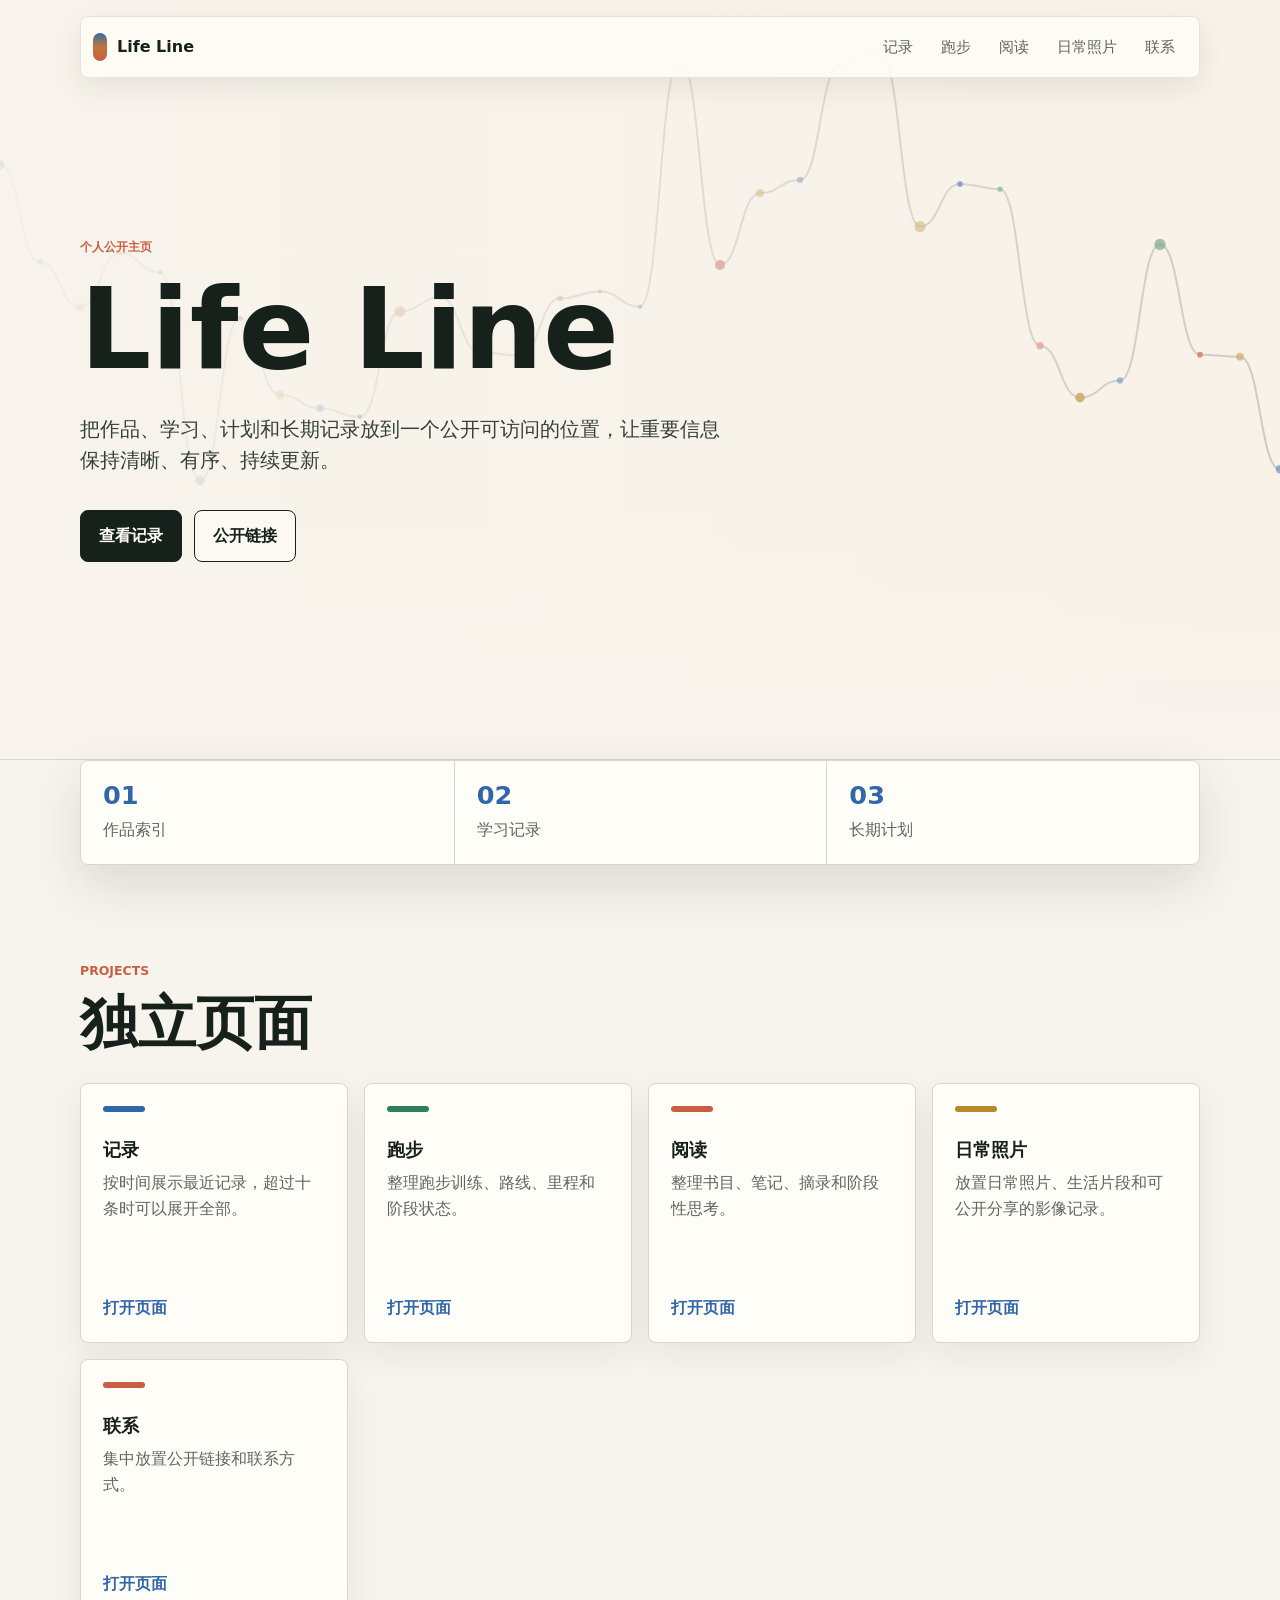
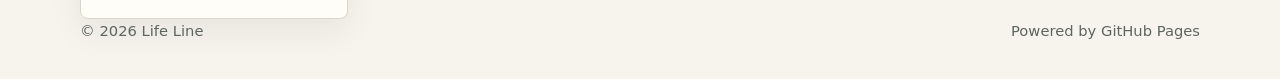
<file: index.html>
<!doctype html>
<html lang="zh-CN">
  <head>
    <meta charset="utf-8" />
    <meta name="viewport" content="width=device-width, initial-scale=1" />
    <meta
      name="description"
      content="Life Line 是一个可托管在 GitHub Pages 上的个人公开主页。"
    />
    <meta name="theme-color" content="#f7f4ed" />
    <meta property="og:title" content="Life Line" />
    <meta
      property="og:description"
      content="作品、记录和长期计划的个人公开主页。"
    />
    <meta property="og:type" content="website" />
    <title>Life Line | 个人公开主页</title>
    <link rel="icon" href="./favicon.svg" type="image/svg+xml" />
    <link rel="stylesheet" href="./styles.css" />
  </head>
  <body>
    <a class="skip-link" href="#main">跳到正文</a>

    <header class="site-header" aria-label="站点导航">
      <a class="brand" href="./" aria-label="Life Line 首页">
        <span class="brand-mark" aria-hidden="true"></span>
        <span>Life Line</span>
      </a>
      <nav class="nav-links" aria-label="主要导航">
        <a href="./records.html">记录</a>
        <a href="./running.html">跑步</a>
        <a href="./reading.html">阅读</a>
        <a href="./photos.html">日常照片</a>
        <a href="./contact.html">联系</a>
      </nav>
    </header>

    <main id="main">
      <section id="top" class="hero" aria-labelledby="hero-title">
        <canvas id="lifeCanvas" class="life-canvas" aria-hidden="true"></canvas>
        <div class="hero-inner">
          <p class="eyebrow">个人公开主页</p>
          <h1 id="hero-title">Life Line</h1>
          <p class="hero-copy">
            把作品、学习、计划和长期记录放到一个公开可访问的位置，让重要信息保持清晰、有序、持续更新。
          </p>
          <div class="hero-actions" aria-label="页面入口">
            <a class="button primary" href="./records.html">查看记录</a>
            <a class="button secondary" href="./contact.html">公开链接</a>
          </div>
        </div>
      </section>

      <section class="overview" aria-label="当前坐标">
        <div class="overview-item">
          <span class="overview-value">01</span>
          <span class="overview-label">作品索引</span>
        </div>
        <div class="overview-item">
          <span class="overview-value">02</span>
          <span class="overview-label">学习记录</span>
        </div>
        <div class="overview-item">
          <span class="overview-value">03</span>
          <span class="overview-label">长期计划</span>
        </div>
      </section>

      <section id="projects" class="content-section">
        <div class="section-heading wide">
          <p class="eyebrow">Projects</p>
          <h2>独立页面</h2>
        </div>
        <div class="project-grid">
          <article class="project-card">
            <div class="project-accent blue" aria-hidden="true"></div>
            <h3>记录</h3>
            <p>按时间展示最近记录，超过十条时可以展开全部。</p>
            <a href="./records.html">打开页面</a>
          </article>
          <article class="project-card">
            <div class="project-accent green" aria-hidden="true"></div>
            <h3>跑步</h3>
            <p>整理跑步训练、路线、里程和阶段状态。</p>
            <a href="./running.html">打开页面</a>
          </article>
          <article class="project-card">
            <div class="project-accent coral" aria-hidden="true"></div>
            <h3>阅读</h3>
            <p>整理书目、笔记、摘录和阶段性思考。</p>
            <a href="./reading.html">打开页面</a>
          </article>
          <article class="project-card">
            <div class="project-accent gold" aria-hidden="true"></div>
            <h3>日常照片</h3>
            <p>放置日常照片、生活片段和可公开分享的影像记录。</p>
            <a href="./photos.html">打开页面</a>
          </article>
          <article class="project-card">
            <div class="project-accent coral" aria-hidden="true"></div>
            <h3>联系</h3>
            <p>集中放置公开链接和联系方式。</p>
            <a href="./contact.html">打开页面</a>
          </article>
        </div>
      </section>
    </main>

    <footer class="site-footer">
      <span>© <span id="year"></span> Life Line</span>
      <span>Powered by GitHub Pages</span>
    </footer>

    <script src="./script.js" defer></script>
  </body>
</html>
</file>
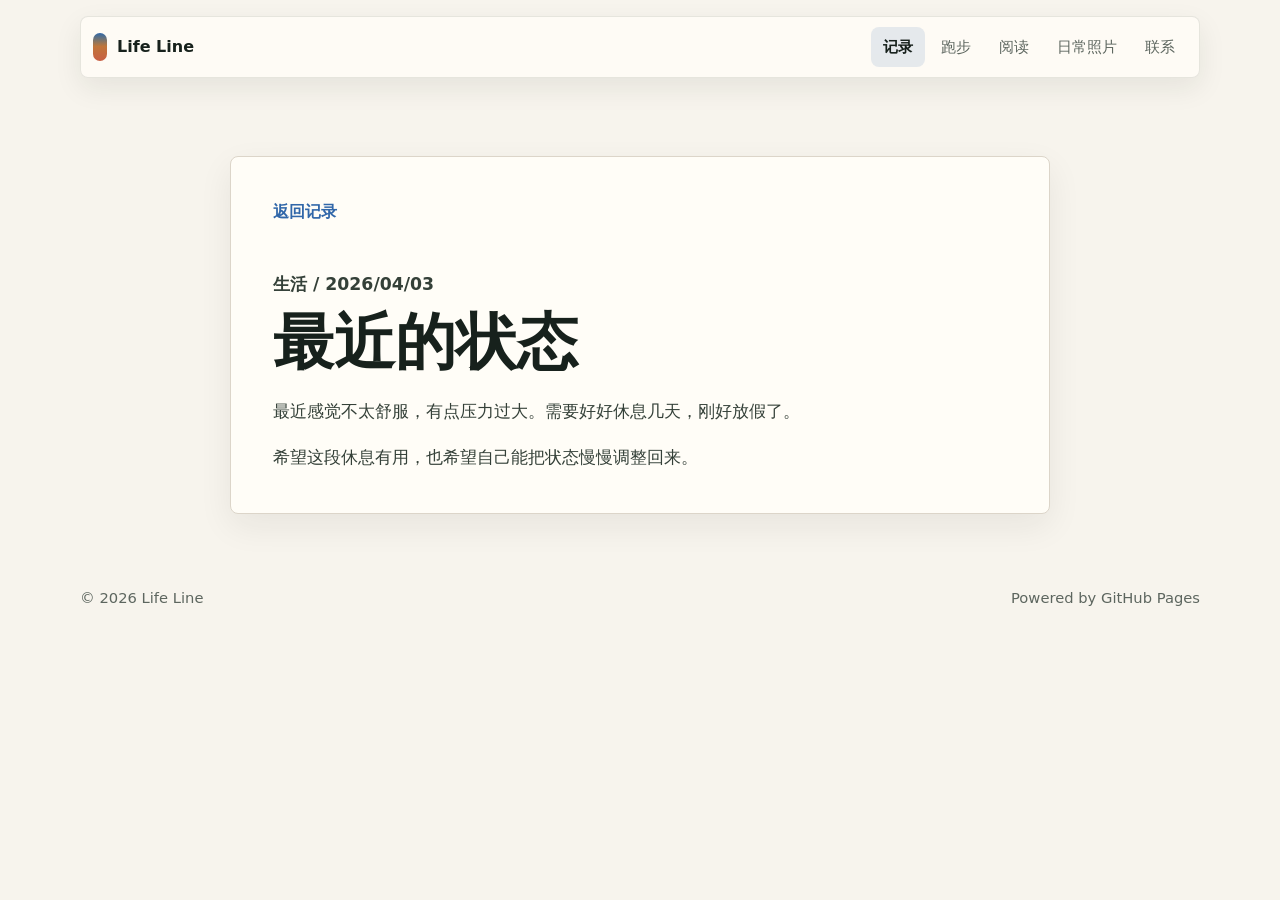
<file: records/2026/04/03/index.html>
<!doctype html>
<html lang="zh-CN">
  <head>
    <meta charset="utf-8" />
    <meta name="viewport" content="width=device-width, initial-scale=1" />
    <meta name="description" content="压力有些大，先休息几天，恢复节奏。" />
    <meta name="theme-color" content="#f7f4ed" />
    <title>最近的状态 | Life Line</title>
    <link rel="icon" href="../../../../favicon.svg" type="image/svg+xml" />
    <link rel="stylesheet" href="../../../../styles.css" />
  </head>
  <body class="article-page">
    <a class="skip-link" href="#main">跳到正文</a>

    <header class="site-header" aria-label="站点导航">
      <a class="brand" href="../../../../" aria-label="Life Line 首页">
        <span class="brand-mark" aria-hidden="true"></span>
        <span>Life Line</span>
      </a>
      <nav class="nav-links" aria-label="主要导航">
        <a href="../../../../records.html" aria-current="page">记录</a>
        <a href="../../../../running.html">跑步</a>
        <a href="../../../../reading.html">阅读</a>
        <a href="../../../../photos.html">日常照片</a>
        <a href="../../../../contact.html">联系</a>
      </nav>
    </header>

    <main id="main" class="article-shell">
      <article class="article-content">
        <a class="back-link" href="../../../../records.html">返回记录</a>
        <p class="eyebrow">生活 / 2026/04/03</p>
        <h1>最近的状态</h1>
        <div class="markdown-body" id="recordBody">
<p>最近感觉不太舒服，有点压力过大。需要好好休息几天，刚好放假了。</p>
<p>希望这段休息有用，也希望自己能把状态慢慢调整回来。</p>
        </div>
      </article>
    </main>

    <footer class="site-footer">
      <span>© <span id="year"></span> Life Line</span>
      <span>Powered by GitHub Pages</span>
    </footer>

    <script src="../../../../script.js" defer></script>
  </body>
</html>
</file>
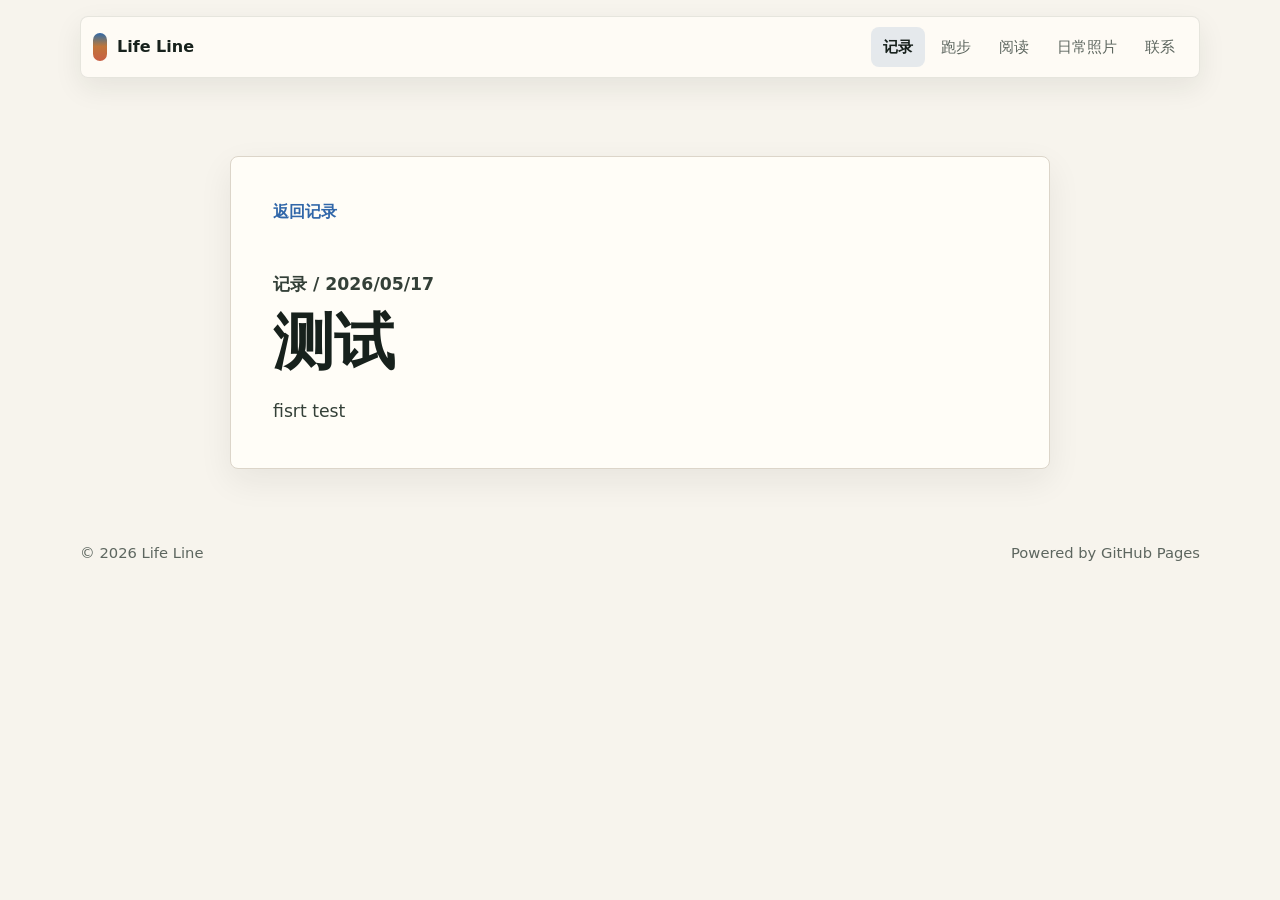
<file: records/2026/05/17/index.html>
<!doctype html>
<html lang="zh-CN">
  <head>
    <meta charset="utf-8" />
    <meta name="viewport" content="width=device-width, initial-scale=1" />
    <meta name="description" content="fisrt test" />
    <meta name="theme-color" content="#f7f4ed" />
    <title>测试 | Life Line</title>
    <link rel="icon" href="../../../../favicon.svg" type="image/svg+xml" />
    <link rel="stylesheet" href="../../../../styles.css" />
  </head>
  <body class="article-page">
    <a class="skip-link" href="#main">跳到正文</a>

    <header class="site-header" aria-label="站点导航">
      <a class="brand" href="../../../../" aria-label="Life Line 首页">
        <span class="brand-mark" aria-hidden="true"></span>
        <span>Life Line</span>
      </a>
      <nav class="nav-links" aria-label="主要导航">
        <a href="../../../../records.html" aria-current="page">记录</a>
        <a href="../../../../running.html">跑步</a>
        <a href="../../../../reading.html">阅读</a>
        <a href="../../../../photos.html">日常照片</a>
        <a href="../../../../contact.html">联系</a>
      </nav>
    </header>

    <main id="main" class="article-shell">
      <article class="article-content">
        <a class="back-link" href="../../../../records.html">返回记录</a>
        <p class="eyebrow">记录 / 2026/05/17</p>
        <h1>测试</h1>
        <div class="markdown-body" id="recordBody">
<p>fisrt test</p>
        </div>
      </article>
    </main>

    <footer class="site-footer">
      <span>© <span id="year"></span> Life Line</span>
      <span>Powered by GitHub Pages</span>
    </footer>

    <script src="../../../../script.js" defer></script>
  </body>
</html>
</file>
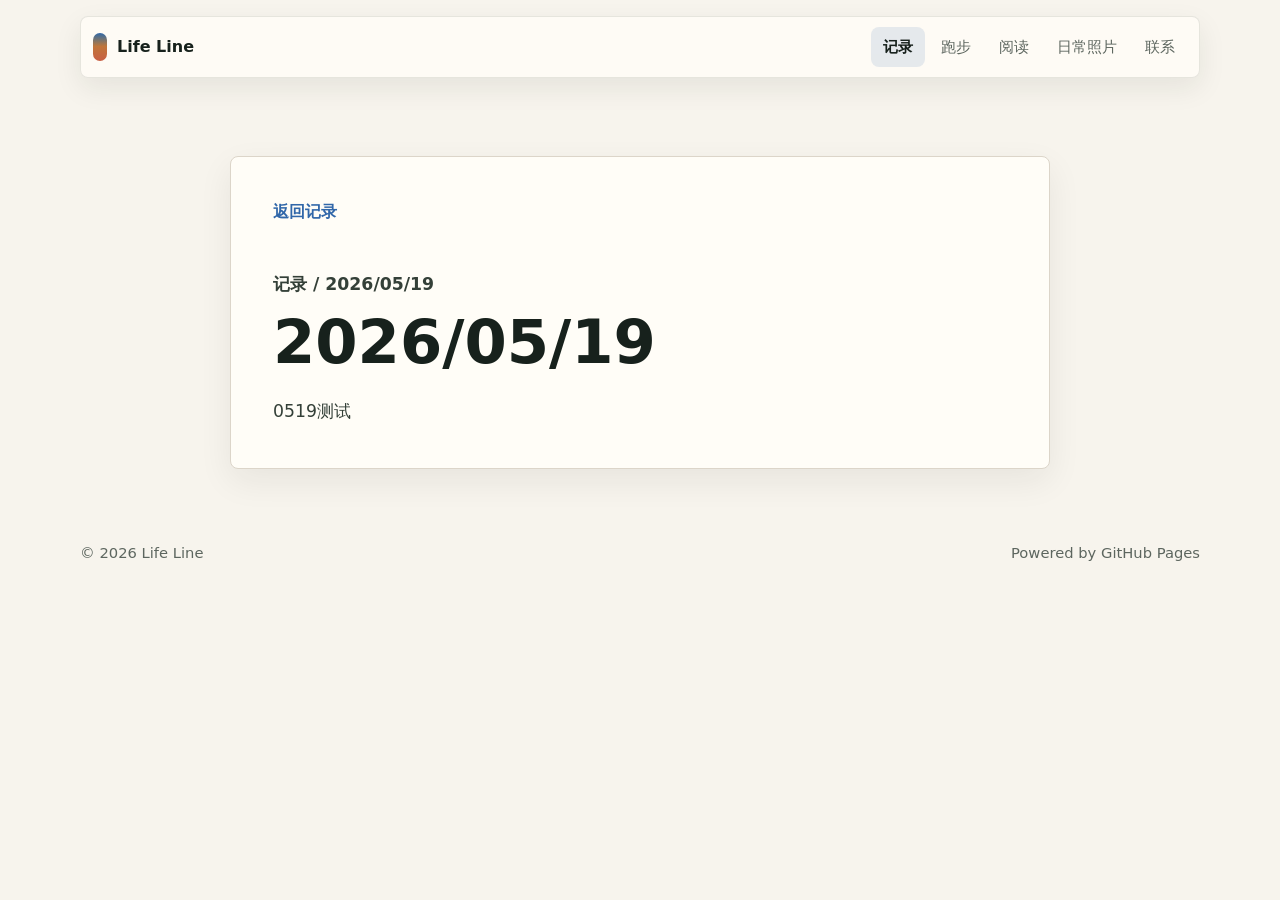
<file: records/2026/05/19/index.html>
<!doctype html>
<html lang="zh-CN">
  <head>
    <meta charset="utf-8" />
    <meta name="viewport" content="width=device-width, initial-scale=1" />
    <meta name="description" content="0519测试" />
    <meta name="theme-color" content="#f7f4ed" />
    <title>2026/05/19 | Life Line</title>
    <link rel="icon" href="../../../../favicon.svg" type="image/svg+xml" />
    <link rel="stylesheet" href="../../../../styles.css" />
  </head>
  <body class="article-page">
    <a class="skip-link" href="#main">跳到正文</a>

    <header class="site-header" aria-label="站点导航">
      <a class="brand" href="../../../../" aria-label="Life Line 首页">
        <span class="brand-mark" aria-hidden="true"></span>
        <span>Life Line</span>
      </a>
      <nav class="nav-links" aria-label="主要导航">
        <a href="../../../../records.html" aria-current="page">记录</a>
        <a href="../../../../running.html">跑步</a>
        <a href="../../../../reading.html">阅读</a>
        <a href="../../../../photos.html">日常照片</a>
        <a href="../../../../contact.html">联系</a>
      </nav>
    </header>

    <main id="main" class="article-shell">
      <article class="article-content">
        <a class="back-link" href="../../../../records.html">返回记录</a>
        <p class="eyebrow">记录 / 2026/05/19</p>
        <h1>2026/05/19</h1>
        <div class="markdown-body" id="recordBody">
<p>0519测试</p>
        </div>
      </article>
    </main>

    <footer class="site-footer">
      <span>© <span id="year"></span> Life Line</span>
      <span>Powered by GitHub Pages</span>
    </footer>

    <script src="../../../../script.js" defer></script>
  </body>
</html>
</file>
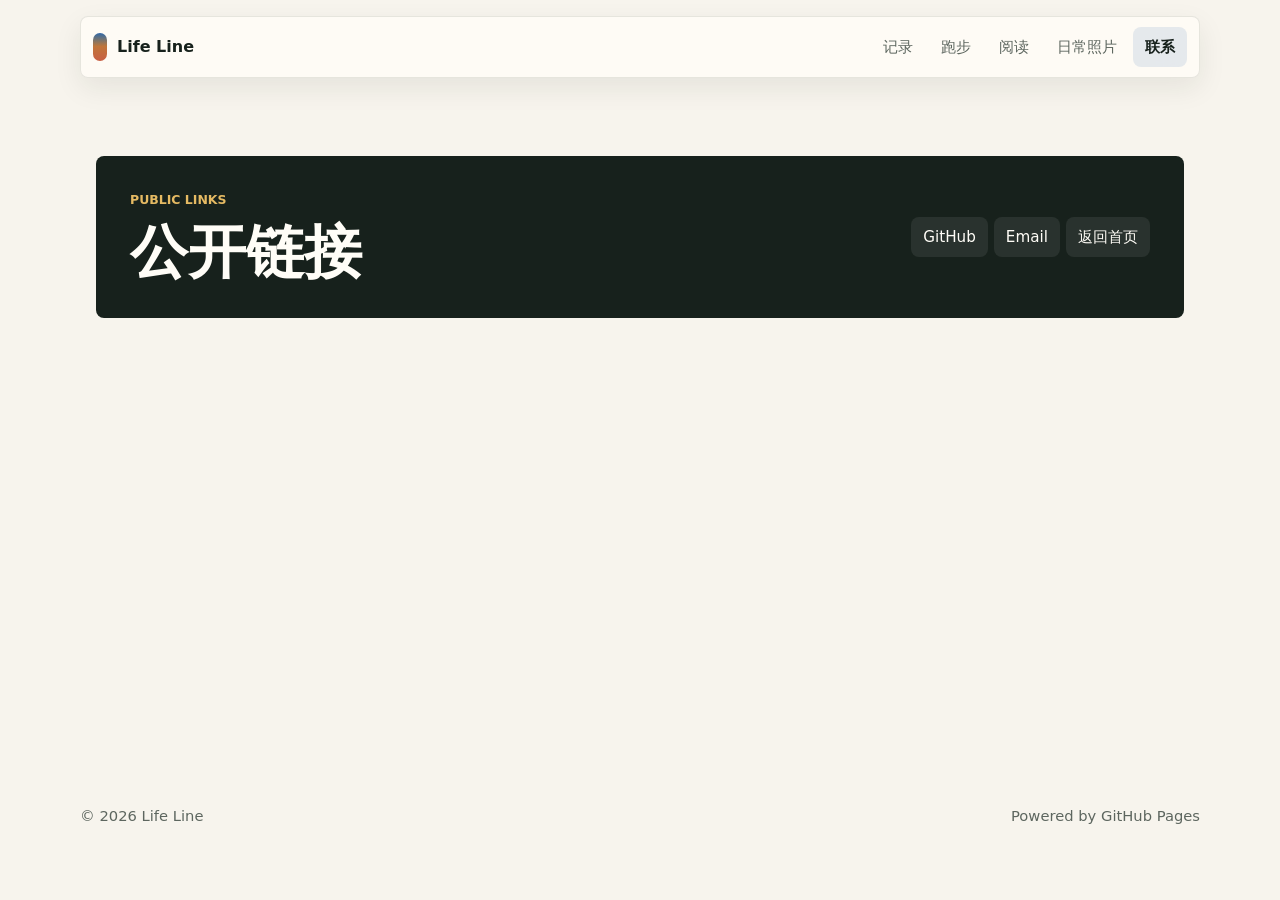
<file: contact.html>
<!doctype html>
<html lang="zh-CN">
  <head>
    <meta charset="utf-8" />
    <meta name="viewport" content="width=device-width, initial-scale=1" />
    <meta name="description" content="Life Line 的公开联系方式页面。" />
    <meta name="theme-color" content="#f7f4ed" />
    <title>联系 | Life Line</title>
    <link rel="icon" href="./favicon.svg" type="image/svg+xml" />
    <link rel="stylesheet" href="./styles.css" />
  </head>
  <body>
    <a class="skip-link" href="#main">跳到正文</a>

    <header class="site-header" aria-label="站点导航">
      <a class="brand" href="./" aria-label="Life Line 首页">
        <span class="brand-mark" aria-hidden="true"></span>
        <span>Life Line</span>
      </a>
      <nav class="nav-links" aria-label="主要导航">
        <a href="./records.html">记录</a>
        <a href="./running.html">跑步</a>
        <a href="./reading.html">阅读</a>
        <a href="./photos.html">日常照片</a>
        <a href="./contact.html" aria-current="page">联系</a>
      </nav>
    </header>

    <main id="main" class="page-shell">
      <section class="contact-section page-contact" aria-labelledby="contact-title">
        <div>
          <p class="eyebrow">Public Links</p>
          <h1 id="contact-title">公开链接</h1>
        </div>
        <div class="contact-links">
          <a href="https://github.com/" rel="noreferrer">GitHub</a>
          <a href="mailto:you@example.com">Email</a>
          <a href="./">返回首页</a>
        </div>
      </section>
    </main>

    <footer class="site-footer">
      <span>© <span id="year"></span> Life Line</span>
      <span>Powered by GitHub Pages</span>
    </footer>

    <script src="./script.js" defer></script>
  </body>
</html>
</file>
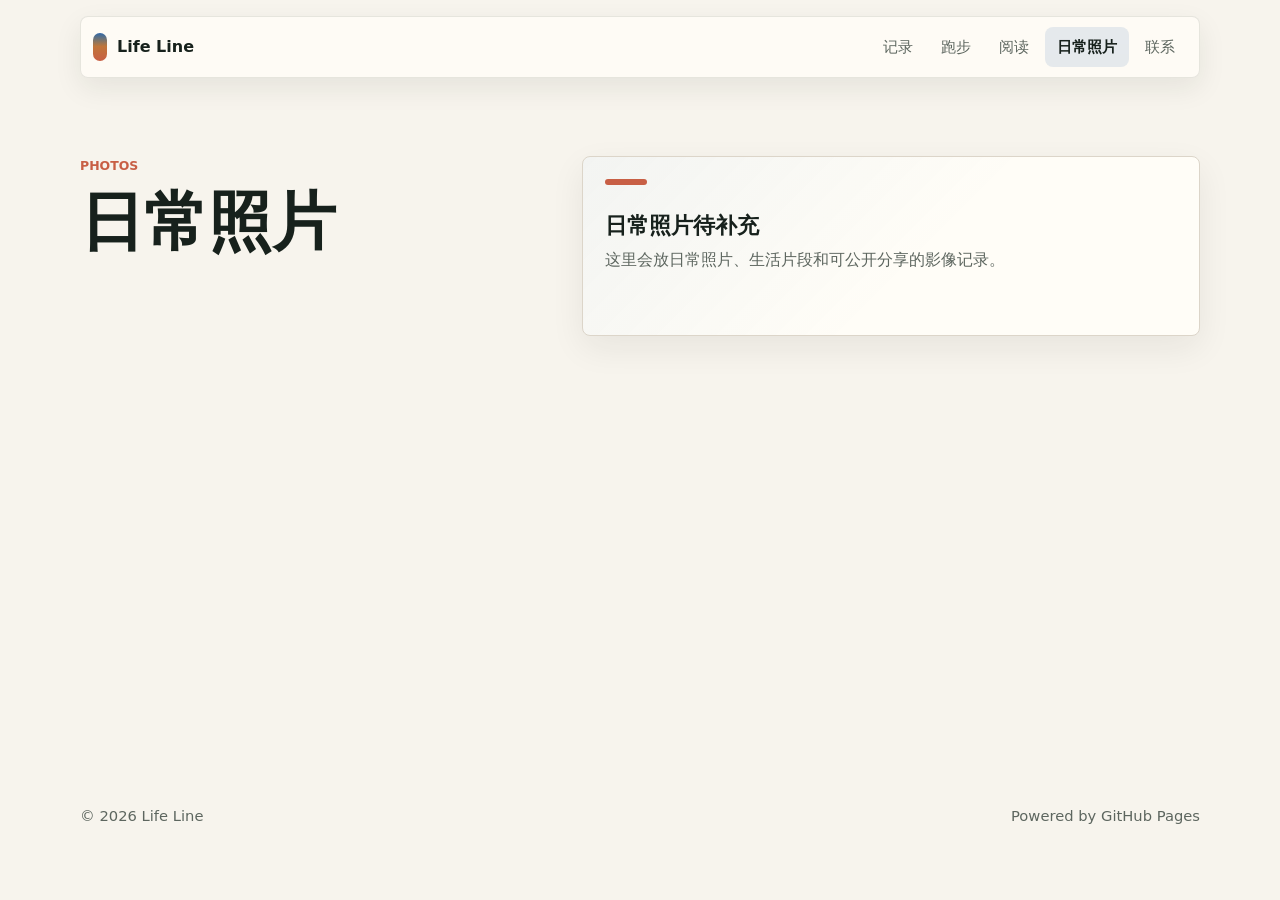
<file: photos.html>
<!doctype html>
<html lang="zh-CN">
  <head>
    <meta charset="utf-8" />
    <meta name="viewport" content="width=device-width, initial-scale=1" />
    <meta name="description" content="Life Line 的日常照片页面。" />
    <meta name="theme-color" content="#f7f4ed" />
    <title>日常照片 | Life Line</title>
    <link rel="icon" href="./favicon.svg" type="image/svg+xml" />
    <link rel="stylesheet" href="./styles.css" />
  </head>
  <body>
    <a class="skip-link" href="#main">跳到正文</a>

    <header class="site-header" aria-label="站点导航">
      <a class="brand" href="./" aria-label="Life Line 首页">
        <span class="brand-mark" aria-hidden="true"></span>
        <span>Life Line</span>
      </a>
      <nav class="nav-links" aria-label="主要导航">
        <a href="./records.html">记录</a>
        <a href="./running.html">跑步</a>
        <a href="./reading.html">阅读</a>
        <a href="./photos.html" aria-current="page">日常照片</a>
        <a href="./contact.html">联系</a>
      </nav>
    </header>

    <main id="main" class="page-shell">
      <section class="split-section focus-section page-section">
        <div class="section-heading">
          <p class="eyebrow">Photos</p>
          <h1>日常照片</h1>
        </div>
        <article class="focus-panel">
          <div class="project-accent coral" aria-hidden="true"></div>
          <h2>日常照片待补充</h2>
          <p>这里会放日常照片、生活片段和可公开分享的影像记录。</p>
        </article>
      </section>
    </main>

    <footer class="site-footer">
      <span>© <span id="year"></span> Life Line</span>
      <span>Powered by GitHub Pages</span>
    </footer>

    <script src="./script.js" defer></script>
  </body>
</html>
</file>
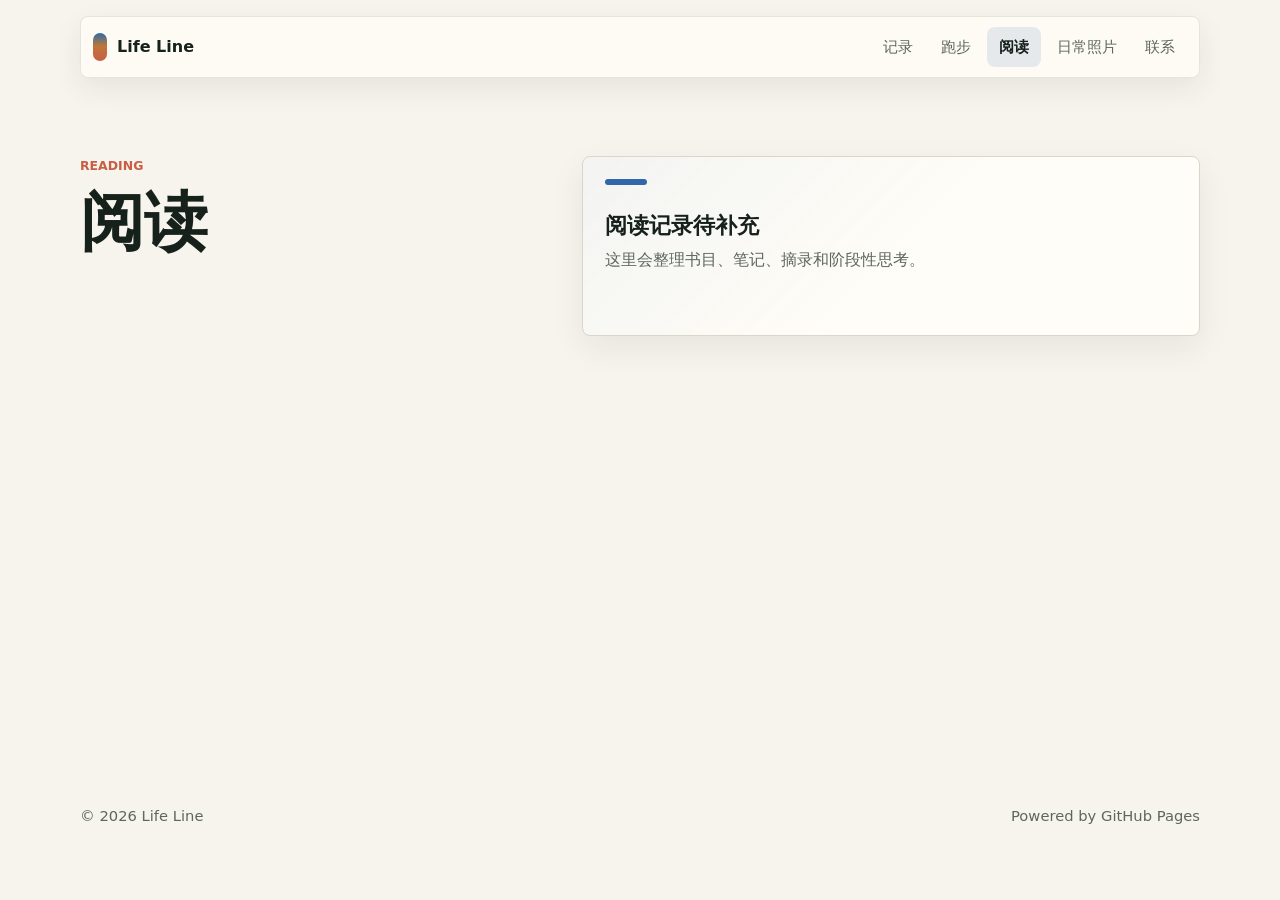
<file: reading.html>
<!doctype html>
<html lang="zh-CN">
  <head>
    <meta charset="utf-8" />
    <meta name="viewport" content="width=device-width, initial-scale=1" />
    <meta name="description" content="Life Line 的阅读记录页面。" />
    <meta name="theme-color" content="#f7f4ed" />
    <title>阅读 | Life Line</title>
    <link rel="icon" href="./favicon.svg" type="image/svg+xml" />
    <link rel="stylesheet" href="./styles.css" />
  </head>
  <body>
    <a class="skip-link" href="#main">跳到正文</a>

    <header class="site-header" aria-label="站点导航">
      <a class="brand" href="./" aria-label="Life Line 首页">
        <span class="brand-mark" aria-hidden="true"></span>
        <span>Life Line</span>
      </a>
      <nav class="nav-links" aria-label="主要导航">
        <a href="./records.html">记录</a>
        <a href="./running.html">跑步</a>
        <a href="./reading.html" aria-current="page">阅读</a>
        <a href="./photos.html">日常照片</a>
        <a href="./contact.html">联系</a>
      </nav>
    </header>

    <main id="main" class="page-shell">
      <section class="split-section focus-section page-section">
        <div class="section-heading">
          <p class="eyebrow">Reading</p>
          <h1>阅读</h1>
        </div>
        <article class="focus-panel">
          <div class="project-accent blue" aria-hidden="true"></div>
          <h2>阅读记录待补充</h2>
          <p>这里会整理书目、笔记、摘录和阶段性思考。</p>
        </article>
      </section>
    </main>

    <footer class="site-footer">
      <span>© <span id="year"></span> Life Line</span>
      <span>Powered by GitHub Pages</span>
    </footer>

    <script src="./script.js" defer></script>
  </body>
</html>
</file>
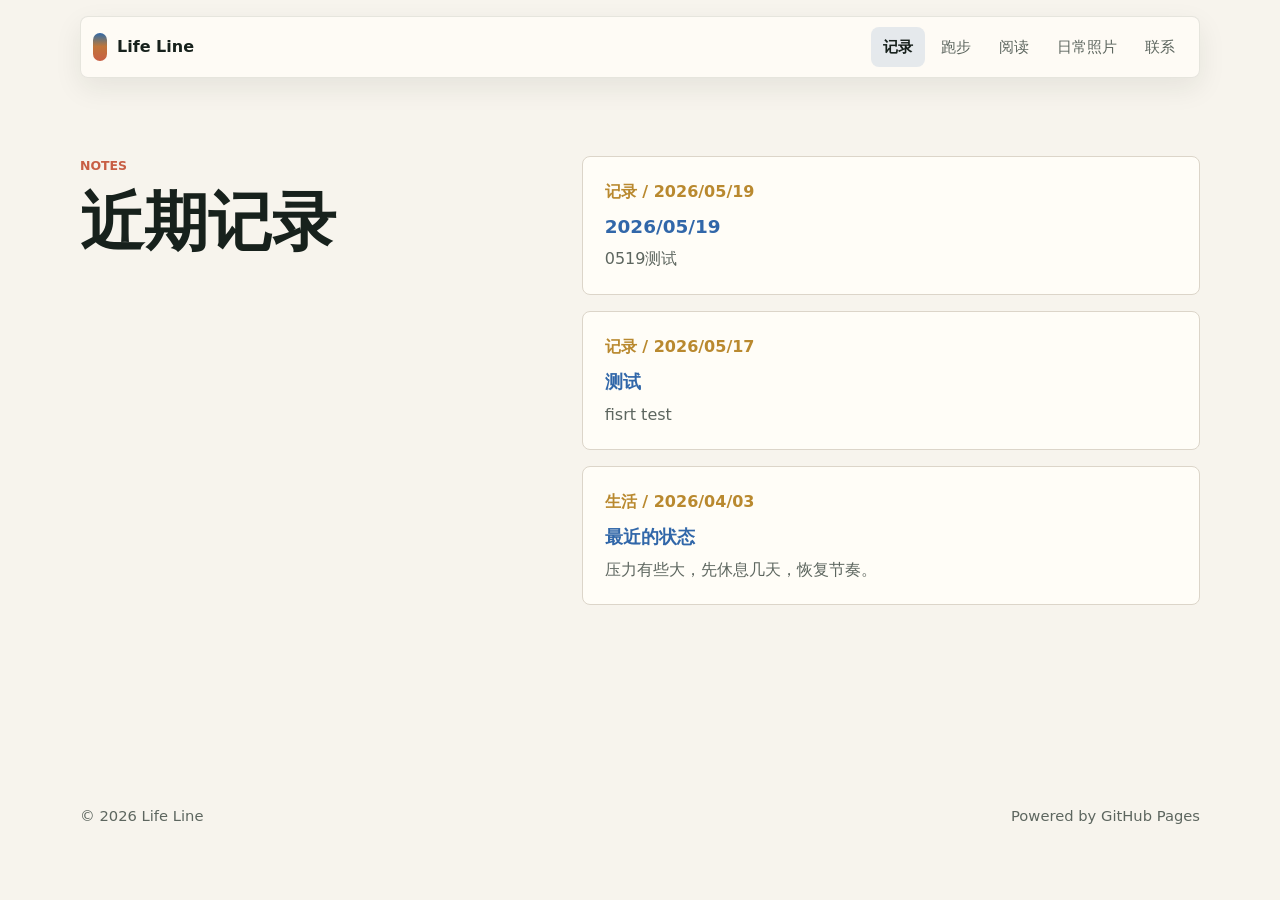
<file: records.html>
<!doctype html>
<html lang="zh-CN">
  <head>
    <meta charset="utf-8" />
    <meta name="viewport" content="width=device-width, initial-scale=1" />
    <meta name="description" content="Life Line 的近期记录列表。" />
    <meta name="theme-color" content="#f7f4ed" />
    <title>记录 | Life Line</title>
    <link rel="icon" href="./favicon.svg" type="image/svg+xml" />
    <link rel="stylesheet" href="./styles.css" />
  </head>
  <body>
    <a class="skip-link" href="#main">跳到正文</a>

    <header class="site-header" aria-label="站点导航">
      <a class="brand" href="./" aria-label="Life Line 首页">
        <span class="brand-mark" aria-hidden="true"></span>
        <span>Life Line</span>
      </a>
      <nav class="nav-links" aria-label="主要导航">
        <a href="./records.html" aria-current="page">记录</a>
        <a href="./running.html">跑步</a>
        <a href="./reading.html">阅读</a>
        <a href="./photos.html">日常照片</a>
        <a href="./contact.html">联系</a>
      </nav>
    </header>

    <main id="main" class="page-shell">
      <section class="split-section notes-section page-section">
        <div class="section-heading">
          <p class="eyebrow">Notes</p>
          <h1>近期记录</h1>
        </div>
        <div class="notes-content">
          <div class="note-list" id="recordList" aria-label="近期记录列表">
            <article class="note-item">
              <span>生活 / 2026/04/03</span>
              <h3>
                <a class="record-link" href="./records/2026/04/03/">最近的状态</a>
              </h3>
              <p>压力有些大，先休息几天，恢复节奏。</p>
            </article>
          </div>
          <div class="note-actions">
            <button class="button secondary record-more" id="showMoreRecords" type="button" hidden>
              查看更多
            </button>
          </div>
        </div>
      </section>
    </main>

    <footer class="site-footer">
      <span>© <span id="year"></span> Life Line</span>
      <span>Powered by GitHub Pages</span>
    </footer>

    <script src="./records/index.js" defer></script>
    <script src="./script.js" defer></script>
  </body>
</html>
</file>
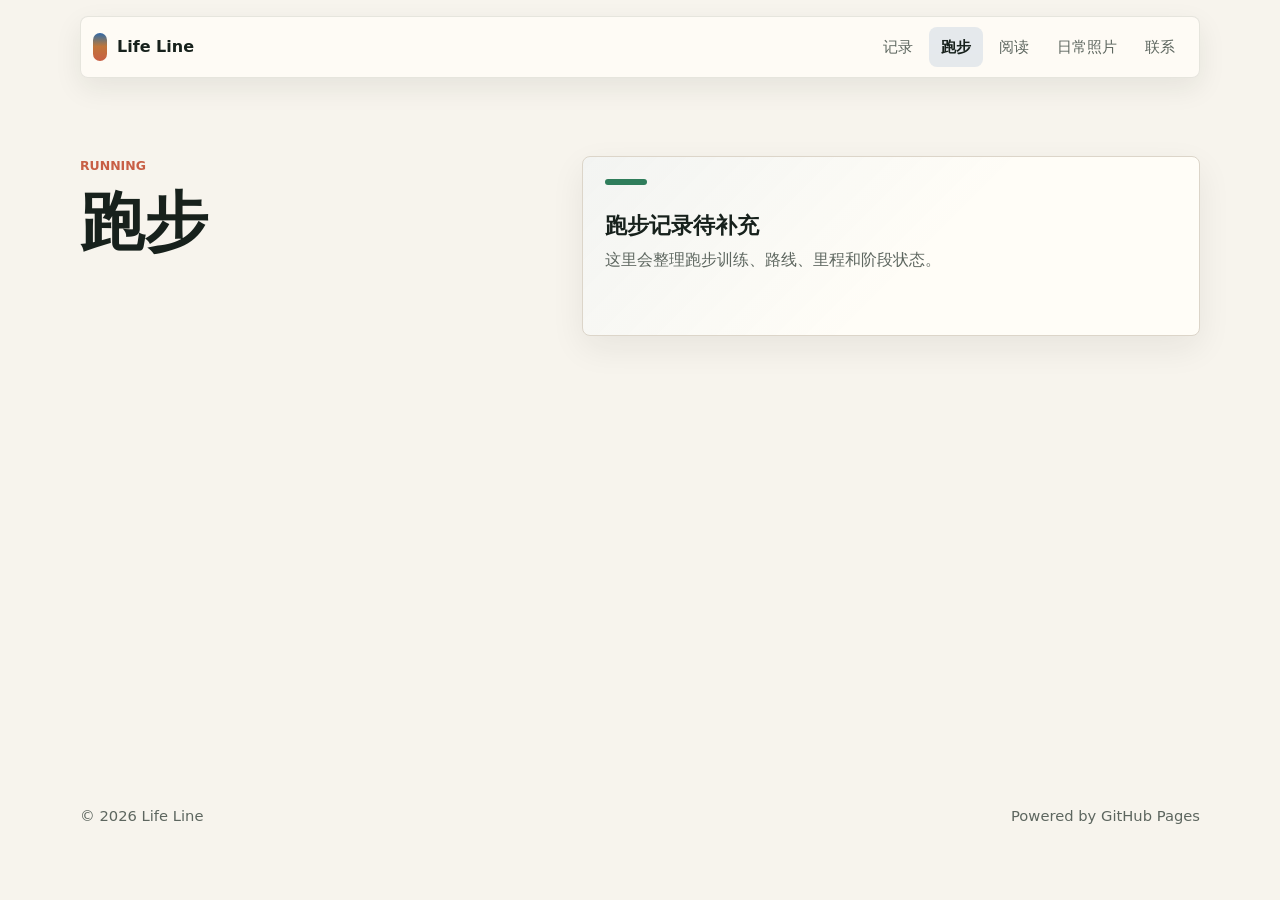
<file: running.html>
<!doctype html>
<html lang="zh-CN">
  <head>
    <meta charset="utf-8" />
    <meta name="viewport" content="width=device-width, initial-scale=1" />
    <meta name="description" content="Life Line 的跑步记录页面。" />
    <meta name="theme-color" content="#f7f4ed" />
    <title>跑步 | Life Line</title>
    <link rel="icon" href="./favicon.svg" type="image/svg+xml" />
    <link rel="stylesheet" href="./styles.css" />
  </head>
  <body>
    <a class="skip-link" href="#main">跳到正文</a>

    <header class="site-header" aria-label="站点导航">
      <a class="brand" href="./" aria-label="Life Line 首页">
        <span class="brand-mark" aria-hidden="true"></span>
        <span>Life Line</span>
      </a>
      <nav class="nav-links" aria-label="主要导航">
        <a href="./records.html">记录</a>
        <a href="./running.html" aria-current="page">跑步</a>
        <a href="./reading.html">阅读</a>
        <a href="./photos.html">日常照片</a>
        <a href="./contact.html">联系</a>
      </nav>
    </header>

    <main id="main" class="page-shell">
      <section class="split-section focus-section page-section">
        <div class="section-heading">
          <p class="eyebrow">Running</p>
          <h1>跑步</h1>
        </div>
        <article class="focus-panel">
          <div class="project-accent green" aria-hidden="true"></div>
          <h2>跑步记录待补充</h2>
          <p>这里会整理跑步训练、路线、里程和阶段状态。</p>
        </article>
      </section>
    </main>

    <footer class="site-footer">
      <span>© <span id="year"></span> Life Line</span>
      <span>Powered by GitHub Pages</span>
    </footer>

    <script src="./script.js" defer></script>
  </body>
</html>
</file>
<file: styles.css>
:root {
  color-scheme: light;
  --ink: #17211c;
  --muted: #5d665f;
  --paper: #f7f4ed;
  --surface: #fffdf7;
  --line: #dcd5c9;
  --blue: #3167a9;
  --green: #2f7d5b;
  --coral: #c85f45;
  --gold: #b9892f;
  --shadow: 0 20px 50px rgba(23, 33, 28, 0.12);
  --max: 1120px;
}

* {
  box-sizing: border-box;
}

html {
  scroll-behavior: smooth;
}

body {
  margin: 0;
  background: var(--paper);
  color: var(--ink);
  font-family:
    Inter, ui-sans-serif, system-ui, -apple-system, BlinkMacSystemFont, "Segoe UI",
    "PingFang SC", "Hiragino Sans GB", "Microsoft YaHei", sans-serif;
  line-height: 1.6;
}

a {
  color: inherit;
  text-decoration: none;
}

.skip-link {
  position: fixed;
  top: 12px;
  left: 12px;
  z-index: 20;
  transform: translateY(-150%);
  background: var(--ink);
  color: var(--surface);
  padding: 10px 14px;
  border-radius: 8px;
  transition: transform 160ms ease;
}

.skip-link:focus {
  transform: translateY(0);
}

.site-header {
  position: fixed;
  top: 0;
  left: 0;
  right: 0;
  z-index: 10;
  display: flex;
  align-items: center;
  justify-content: space-between;
  width: min(100% - 32px, var(--max));
  margin: 16px auto 0;
  padding: 10px 12px;
  border: 1px solid rgba(23, 33, 28, 0.1);
  border-radius: 8px;
  background: rgba(255, 253, 247, 0.82);
  backdrop-filter: blur(18px);
  box-shadow: 0 10px 28px rgba(23, 33, 28, 0.08);
}

.brand,
.nav-links,
.hero-actions,
.contact-links {
  display: flex;
  align-items: center;
}

.brand {
  gap: 10px;
  min-width: 0;
  font-weight: 760;
}

.brand-mark {
  display: inline-block;
  width: 14px;
  height: 28px;
  border-radius: 999px;
  background:
    linear-gradient(180deg, var(--blue), transparent 48%),
    linear-gradient(0deg, var(--coral), var(--gold));
}

.nav-links {
  gap: 4px;
}

.nav-links a,
.contact-links a {
  min-height: 40px;
  padding: 8px 12px;
  border-radius: 8px;
  color: var(--muted);
  font-size: 0.95rem;
  transition:
    background 160ms ease,
    color 160ms ease;
}

.nav-links a:hover,
.nav-links a:focus-visible,
.contact-links a:hover,
.contact-links a:focus-visible {
  background: rgba(49, 103, 169, 0.1);
  color: var(--ink);
  outline: none;
}

.nav-links a[aria-current="page"] {
  background: rgba(49, 103, 169, 0.12);
  color: var(--ink);
  font-weight: 780;
}

.hero {
  position: relative;
  min-height: min(760px, 88vh);
  display: grid;
  align-items: center;
  overflow: hidden;
  padding: 128px 24px 88px;
  border-bottom: 1px solid var(--line);
  background: #f8f1e6;
}

.life-canvas {
  position: absolute;
  inset: 0;
  width: 100%;
  height: 100%;
}

.hero::after {
  content: "";
  position: absolute;
  inset: 0;
  pointer-events: none;
  background:
    linear-gradient(90deg, rgba(247, 244, 237, 0.9) 0%, rgba(247, 244, 237, 0.62) 48%, rgba(247, 244, 237, 0.24) 100%),
    linear-gradient(0deg, rgba(247, 244, 237, 0.95) 0%, rgba(247, 244, 237, 0) 34%);
}

.hero-inner {
  position: relative;
  z-index: 1;
  width: min(100%, var(--max));
  margin: 0 auto;
}

.eyebrow {
  margin: 0 0 12px;
  color: var(--coral);
  font-size: 0.78rem;
  font-weight: 800;
  letter-spacing: 0;
  text-transform: uppercase;
}

h1,
h2,
h3,
p {
  overflow-wrap: anywhere;
}

h1,
h2,
h3 {
  margin: 0;
  line-height: 1.08;
}

h1 {
  max-width: 780px;
  font-size: 7rem;
  font-weight: 840;
}

h2 {
  font-size: 3.6rem;
  font-weight: 820;
}

h3 {
  font-size: 1.15rem;
}

.hero-copy {
  max-width: 650px;
  margin: 24px 0 0;
  color: #344038;
  font-size: 1.22rem;
}

.hero-actions {
  gap: 12px;
  flex-wrap: wrap;
  margin-top: 34px;
}

.button {
  display: inline-flex;
  align-items: center;
  justify-content: center;
  min-height: 48px;
  padding: 12px 18px;
  border: 1px solid var(--ink);
  border-radius: 8px;
  cursor: pointer;
  font: inherit;
  font-weight: 760;
  transition:
    transform 160ms ease,
    box-shadow 160ms ease,
    background 160ms ease;
}

.button:hover,
.button:focus-visible {
  transform: translateY(-2px);
  box-shadow: 0 10px 22px rgba(23, 33, 28, 0.15);
  outline: none;
}

.button.primary {
  background: var(--ink);
  color: var(--surface);
}

.button.secondary {
  background: rgba(255, 253, 247, 0.7);
}

.overview {
  display: grid;
  grid-template-columns: repeat(3, 1fr);
  width: min(100% - 32px, var(--max));
  margin: 0 auto;
  position: relative;
  z-index: 2;
  background: var(--surface);
  border: 1px solid var(--line);
  border-radius: 8px;
  box-shadow: var(--shadow);
}

.overview-item {
  min-width: 0;
  padding: 22px;
}

.overview-item + .overview-item {
  border-left: 1px solid var(--line);
}

.overview-value {
  display: block;
  color: var(--blue);
  font-size: 1.6rem;
  font-weight: 820;
  line-height: 1;
}

.overview-label {
  display: block;
  margin-top: 8px;
  color: var(--muted);
}

.content-section {
  width: min(100% - 32px, var(--max));
  margin: 0 auto;
  padding: 96px 0 0;
}

.split-section {
  display: grid;
  grid-template-columns: 0.8fr 1.2fr;
  gap: clamp(32px, 7vw, 96px);
  align-items: start;
}

.section-heading {
  position: sticky;
  top: 112px;
}

.section-heading.wide {
  position: static;
  max-width: 680px;
  margin-bottom: 28px;
}

.timeline-list,
.note-list {
  display: grid;
  gap: 16px;
}

.timeline-entry {
  display: grid;
  grid-template-columns: 96px 1fr;
  gap: 22px;
  padding: 24px 0;
  border-top: 1px solid var(--line);
}

.timeline-entry time {
  color: var(--green);
  font-weight: 820;
}

.timeline-entry p,
.project-card p,
.note-item p,
.focus-panel p {
  margin: 10px 0 0;
  color: var(--muted);
}

.project-grid {
  display: grid;
  grid-template-columns: repeat(auto-fit, minmax(220px, 1fr));
  gap: 16px;
}

.project-card,
.note-item,
.focus-panel {
  min-width: 0;
  border: 1px solid var(--line);
  border-radius: 8px;
  background: var(--surface);
}

.project-card {
  min-height: 260px;
  display: flex;
  flex-direction: column;
  padding: 22px;
  box-shadow: 0 12px 34px rgba(23, 33, 28, 0.07);
}

.project-accent {
  width: 42px;
  height: 6px;
  margin-bottom: 28px;
  border-radius: 999px;
}

.project-accent.blue {
  background: var(--blue);
}

.project-accent.green {
  background: var(--green);
}

.project-accent.coral {
  background: var(--coral);
}

.project-accent.gold {
  background: var(--gold);
}

.project-card a {
  margin-top: auto;
  color: var(--blue);
  font-weight: 780;
}

.record-link,
.back-link {
  color: var(--blue);
  font-weight: 780;
}

.record-link:hover,
.record-link:focus-visible,
.back-link:hover,
.back-link:focus-visible {
  color: var(--coral);
  outline: none;
}

.notes-section {
  padding-top: 96px;
  padding-bottom: 96px;
}

.notes-content {
  min-width: 0;
}

.note-item {
  padding: 22px;
}

.note-item span {
  display: inline-flex;
  margin-bottom: 12px;
  color: var(--gold);
  font-weight: 820;
}

.note-actions {
  display: flex;
  justify-content: flex-start;
  margin-top: 18px;
}

.record-more[hidden] {
  display: none;
}

.focus-section {
  align-items: stretch;
}

.focus-panel {
  min-height: 180px;
  padding: 22px;
  background:
    linear-gradient(135deg, rgba(49, 103, 169, 0.06), rgba(255, 253, 247, 0) 56%),
    var(--surface);
  box-shadow: 0 12px 34px rgba(23, 33, 28, 0.07);
}

.focus-panel h2 {
  font-size: 1.4rem;
}

.page-shell {
  width: min(100% - 32px, var(--max));
  min-height: calc(100vh - 96px);
  margin: 0 auto;
  padding: 156px 0 96px;
}

.page-section {
  width: 100%;
  padding: 0;
}

.page-shell .notes-section {
  padding: 0;
}

.page-shell h1 {
  max-width: 760px;
  font-size: 4rem;
  font-weight: 820;
}

.page-contact {
  width: 100%;
  margin: 0;
}

.contact-section h1 {
  margin: 0;
  font-size: 3.6rem;
  line-height: 1.08;
}

.contact-section {
  display: flex;
  align-items: center;
  justify-content: space-between;
  gap: 24px;
  width: min(100% - 32px, var(--max));
  margin: 0 auto 36px;
  padding: 34px;
  border-radius: 8px;
  background: var(--ink);
  color: var(--surface);
}

.contact-section .eyebrow {
  color: #e5ba63;
}

.contact-links {
  flex-wrap: wrap;
  justify-content: flex-end;
  gap: 6px;
}

.contact-links a {
  color: var(--surface);
  background: rgba(255, 255, 255, 0.08);
}

.site-footer {
  display: flex;
  justify-content: space-between;
  gap: 16px;
  width: min(100% - 32px, var(--max));
  margin: 0 auto;
  padding: 0 0 36px;
  color: var(--muted);
  font-size: 0.92rem;
}

.article-page {
  min-height: 100vh;
}

.article-shell {
  width: min(100% - 32px, 820px);
  margin: 0 auto;
  padding: 156px 0 72px;
}

.article-content {
  padding: 42px;
  border: 1px solid var(--line);
  border-radius: 8px;
  background: var(--surface);
  box-shadow: 0 12px 34px rgba(23, 33, 28, 0.07);
}

.article-content h1 {
  margin-top: 12px;
  font-size: 3.8rem;
}

.article-content p {
  margin: 22px 0 0;
  color: #344038;
  font-size: 1.08rem;
}

.article-content .article-lead {
  color: var(--ink);
  font-size: 1.22rem;
}

.article-content .back-link {
  display: inline-flex;
  margin-bottom: 24px;
}

.markdown-body {
  margin-top: 22px;
}

.markdown-body h2,
.markdown-body h3,
.markdown-body h4,
.markdown-body h5 {
  margin: 32px 0 0;
}

.markdown-body h2 {
  font-size: 2rem;
}

.markdown-body h3 {
  font-size: 1.45rem;
}

.markdown-body h4,
.markdown-body h5 {
  font-size: 1.2rem;
}

.markdown-body p {
  margin: 18px 0 0;
}

.markdown-body ul,
.markdown-body ol {
  margin: 18px 0 0;
  padding-left: 1.4rem;
  color: #344038;
}

.markdown-body li + li {
  margin-top: 8px;
}

.markdown-body img {
  display: block;
  max-width: 100%;
  height: auto;
  margin: 24px 0 0;
  border-radius: 8px;
}

.markdown-body blockquote {
  margin: 24px 0 0;
  padding: 2px 0 2px 18px;
  border-left: 4px solid var(--gold);
  color: var(--muted);
}

.markdown-body blockquote p {
  margin: 0;
}

.markdown-body pre {
  overflow-x: auto;
  margin: 24px 0 0;
  padding: 16px;
  border-radius: 8px;
  background: #17211c;
  color: var(--surface);
}

.markdown-body code {
  font-family:
    "SFMono-Regular", Consolas, "Liberation Mono", Menlo, monospace;
  font-size: 0.95em;
}

.markdown-body p code,
.markdown-body li code {
  padding: 2px 5px;
  border-radius: 5px;
  background: rgba(49, 103, 169, 0.1);
  color: var(--ink);
}

.markdown-body hr {
  margin: 32px 0 0;
  border: 0;
  border-top: 1px solid var(--line);
}

@media (max-width: 820px) {
  .site-header {
    align-items: flex-start;
    flex-direction: column;
    gap: 8px;
  }

  .nav-links {
    width: 100%;
    overflow-x: auto;
    padding-bottom: 2px;
  }

  .hero {
    min-height: 84vh;
    padding-top: 156px;
  }

  h1 {
    font-size: 4.8rem;
  }

  h2 {
    font-size: 2.6rem;
  }

  .hero-copy {
    font-size: 1.12rem;
  }

  .hero::after {
    background:
      linear-gradient(90deg, rgba(247, 244, 237, 0.95), rgba(247, 244, 237, 0.58)),
      linear-gradient(0deg, rgba(247, 244, 237, 0.96), rgba(247, 244, 237, 0));
  }

  .overview,
  .split-section {
    grid-template-columns: 1fr;
  }

  .overview-item + .overview-item {
    border-top: 1px solid var(--line);
    border-left: 0;
  }

  .section-heading {
    position: static;
  }

  .timeline-entry {
    grid-template-columns: 1fr;
    gap: 8px;
  }

  .contact-section,
  .site-footer {
    align-items: flex-start;
    flex-direction: column;
  }

  .contact-links {
    justify-content: flex-start;
  }

  .page-shell h1,
  .contact-section h1 {
    font-size: 2.8rem;
  }

  .article-content h1 {
    font-size: 2.8rem;
  }
}

@media (max-width: 520px) {
  .site-header,
  .overview,
  .content-section,
  .page-shell,
  .contact-section,
  .site-footer {
    width: min(100% - 24px, var(--max));
  }

  .hero {
    padding-left: 16px;
    padding-right: 16px;
  }

  .button,
  .hero-actions {
    width: 100%;
  }

  .button {
    min-width: 0;
  }

  h1 {
    font-size: 3.2rem;
  }

  h2 {
    font-size: 2.1rem;
  }

  .page-shell {
    padding-top: 150px;
  }

  .page-shell h1,
  .contact-section h1 {
    font-size: 2.3rem;
  }

  .hero-copy {
    font-size: 1.05rem;
  }

  .overview-item,
  .project-card,
  .note-item,
  .focus-panel,
  .article-content {
    padding: 18px;
  }

  .article-shell {
    width: min(100% - 24px, 820px);
    padding-top: 150px;
  }

  .article-content h1 {
    font-size: 2.3rem;
  }
}

@media (prefers-reduced-motion: reduce) {
  *,
  *::before,
  *::after {
    scroll-behavior: auto !important;
    transition-duration: 0.01ms !important;
    animation-duration: 0.01ms !important;
    animation-iteration-count: 1 !important;
  }
}
</file>
